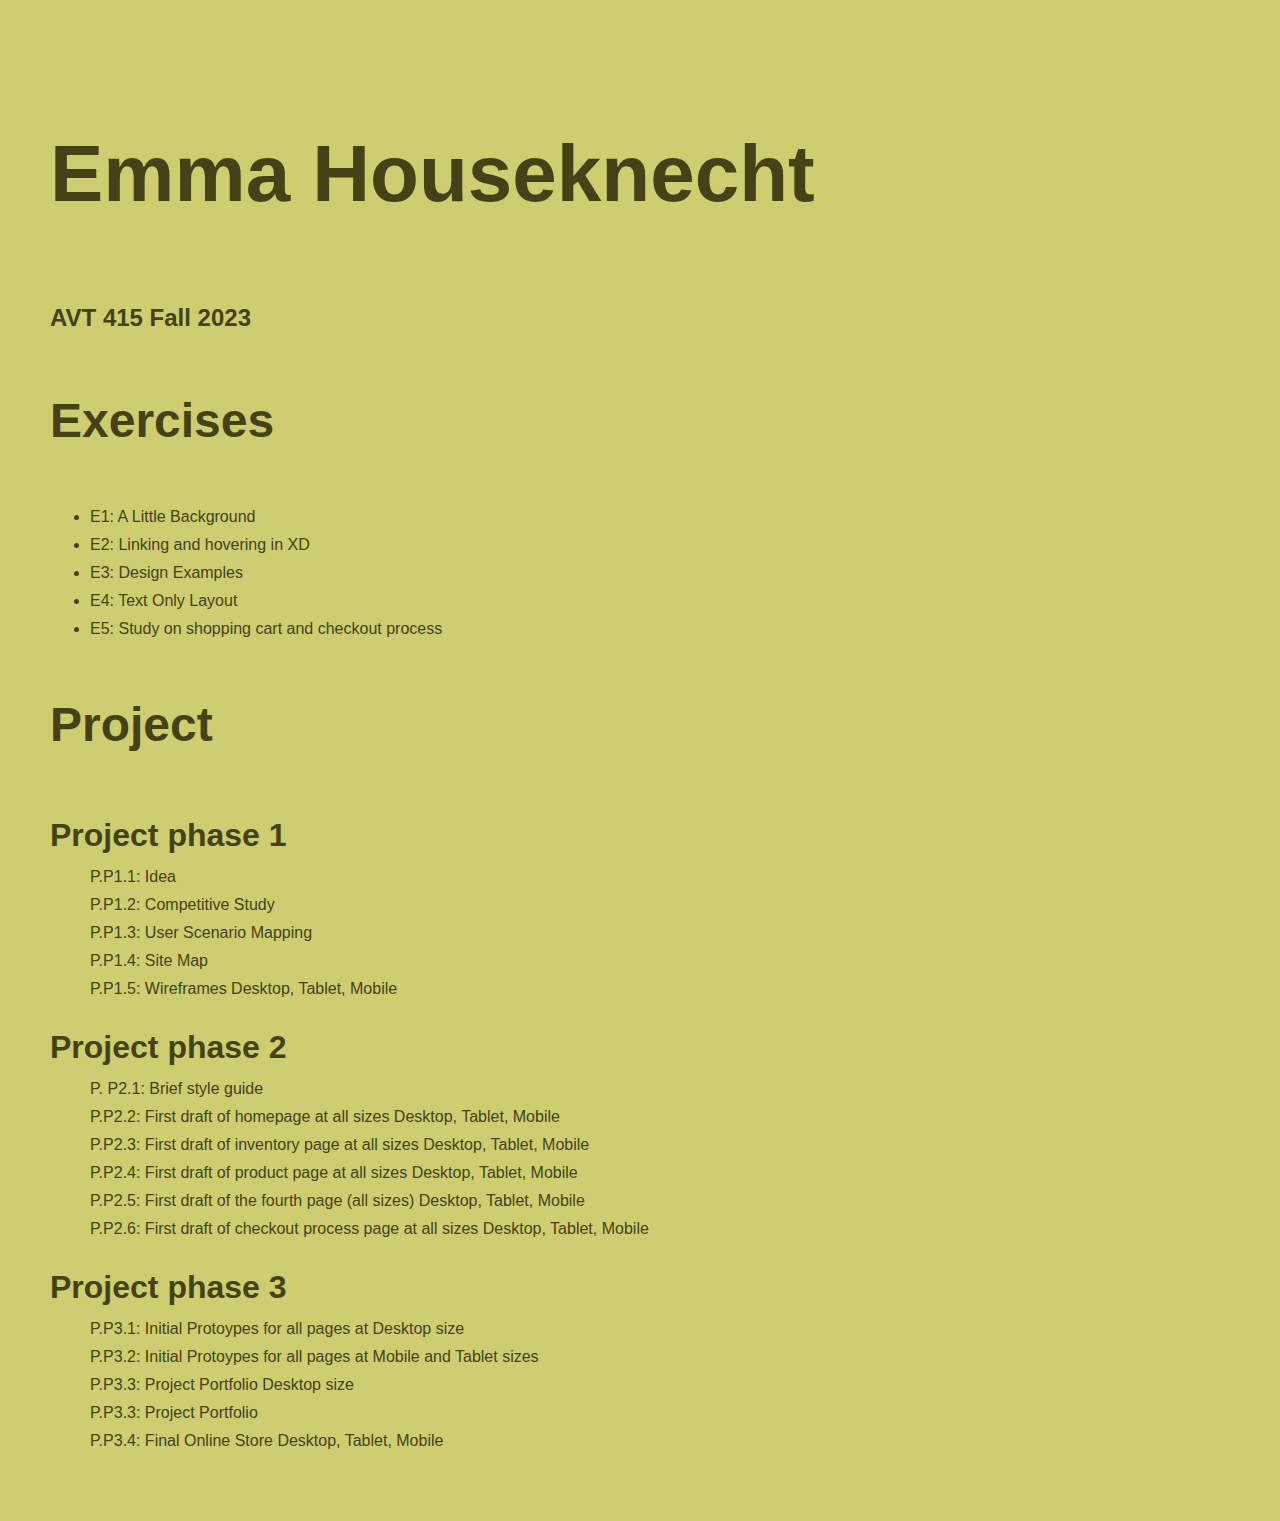
<file: index.html>
<!doctype html>
<html>
<head>
<meta charset="UTF-8">
<title>Course work of Emma Houseknecht</title>
<link rel="stylesheet" href="main.css">
</head>

<body>
<h1>Emma Houseknecht</h1>
	<h4>AVT 415 Fall 2023</h4>
		<div class="column"><h2>Exercises</h2>
			<ul>

			<a href="https://xd.adobe.com/view/4de46b6b-2e1c-4466-abde-259b099200f2-18b7/"><li>E1: A Little Background</li></a>
			<a href="https://xd.adobe.com/view/60559a50-1b65-48e6-9fed-c9ce678f4ff9-3506/"><li>E2: Linking and hovering in XD</li></a>
			<a href="https://xd.adobe.com/view/94ab68d7-c26a-4101-8a49-c28e599372cf-c1f8/"><li>E3: Design Examples</li></a>
			<a href="E4/E4.html"><li>E4: Text Only Layout</li></a>
			<a href="https://xd.adobe.com/view/09f931b4-1d64-4d45-b7f0-0fa0125579d6-5caa/"><li>E5: Study on shopping cart and checkout process</li></a>
			
			</ul>
		</div>

	<div class="column">
		<h2>Project</h2>
			<dl>
				<dt>Project phase 1</dt>
			<dd><a href="P1.1/P1.1Ideas.html">P.P1.1: Idea</a></dd>

			<dd><a href="https://xd.adobe.com/view/78789425-118f-47f4-9018-60026eba7e43-2d2b/">P.P1.2: Competitive Study</a></dd>

			<dd><a href="P1.3/P. P1.3-index.html ">P.P1.3: User Scenario Mapping</a></dd>

			<dd><a href="https://xd.adobe.com/view/7e3b6476-e5f2-4b85-aba6-c1d9c5dbb6f8-2b68/">P.P1.4: Site Map</a></dd>

			<dd>P.P1.5: Wireframes 
				<a href="https://xd.adobe.com/view/9902eddc-70fa-485f-b64e-56a57c9aa195-cc51/">Desktop</a>, 
				<a href="https://xd.adobe.com/view/05c62964-85f4-4fbc-9f1a-0204921e1c44-5095/"> Tablet</a>, 
				<a href="https://xd.adobe.com/view/dfbe8636-a982-4424-b1b4-bcedaabeacab-8aed/"> Mobile</a> </dd>

			</dl>
			<dl>
				<dt>Project phase 2</dt>
			<dd><a href="https://xd.adobe.com/view/79b6647b-98d8-4c1c-9fd1-b8993861cc9f-2ce5/">P. P2.1: Brief style guide</a></dd>

			<dd>P.P2.2: First draft of homepage at all sizes 
				<a href="https://xd.adobe.com/view/aef6286d-eb8d-4a9a-96bf-cb67d9f6179b-fba5/">Desktop</a>, 
				<a href="https://xd.adobe.com/view/a6dfdbe8-4924-4c7c-9724-a891e3e6239a-f38c/"> Tablet</a>, 
				<a href="https://xd.adobe.com/view/f195fbbc-0b49-49d7-a17b-44051d347107-a4c6/"> Mobile</a> </dd>


			<dd>P.P2.3: First draft of inventory page at all sizes 
				<a href="https://xd.adobe.com/view/62e8c471-a51b-4667-a38b-3b1cb703cfb7-37bb/">Desktop</a>, 
				<a href="https://xd.adobe.com/view/62fda037-51a7-428f-a16d-de0a4f385bdf-37ae/"> Tablet</a>, 
				<a href="https://xd.adobe.com/view/c50f4638-3bf7-4c68-9b8e-7f78ac8e8816-905c/"> Mobile</a> </dd>


				<dd>P.P2.4: First draft of product page at all sizes 
				<a href="https://xd.adobe.com/view/330cddc8-2323-4d43-9471-b30fa8a7c27d-665f/">Desktop</a>, 
				<a href="https://xd.adobe.com/view/5e9b946c-54b9-415a-8a45-1c170b565c99-0bc8/"> Tablet</a>, 
				<a href="https://xd.adobe.com/view/d10b171a-3e07-49a5-9133-55da3927b897-8458/"> Mobile</a> </dd>

				<dd>P.P2.5: First draft of the fourth page (all sizes) 
				<a href="https://xd.adobe.com/view/61d2e051-5bec-4c60-85dc-5597eabca05a-3481/">Desktop</a>, 
				<a href="https://xd.adobe.com/view/842a597b-95f1-43af-a8c2-40e18066d5ca-d179/"> Tablet</a>, 
				<a href="https://xd.adobe.com/view/10cac0d2-8f9c-4ba5-8621-4a18113aa24f-4599/"> Mobile</a> </dd>

				<dd>P.P2.6: First draft of checkout process page at all sizes 
				<a href="https://xd.adobe.com/view/99d976a7-d8a9-44a1-833a-b8c48e2fc718-cc8a/">Desktop</a>, 
				<a href="https://xd.adobe.com/view/1885719a-6475-4bd1-87db-cfba252a4873-4dd6/"> Tablet</a>, 
				<a href="https://xd.adobe.com/view/84817aa9-908e-4ce9-a2c3-f79ef798c31e-d1d2/"> Mobile</a> </dd>


			</dl>
			<dl>
				<dt>Project phase 3</dt>
			<dd>P.P3.1: Initial Protoypes for all pages at <a href="https://xd.adobe.com/view/75debb6e-8719-4a01-af1b-e84630aa1071-208d/">Desktop </a>size </dd>

			<dd>P.P3.2: Initial Protoypes for all pages at <a href="https://xd.adobe.com/view/75debb6e-8719-4a01-af1b-e84630aa1071-208d/">Mobile</a> and <a href="https://xd.adobe.com/view/306100f9-8705-433c-bedc-7b1763892ad5-6532/">Tablet</a> sizes</dd>

			<dd>P.P3.3: Project Portfolio <a href="https://xd.adobe.com/view/75debb6e-8719-4a01-af1b-e84630aa1071-208d/">Desktop </a>size </dd>

			<a href="https://xd.adobe.com/view/7d4386fd-cafd-40f7-bc9a-1696a4588c2f-2810/"><dd>P.P3.3: Project Portfolio</dd></a>

			<dd>P.P3.4: Final Online Store <a href="https://xd.adobe.com/view/75debb6e-8719-4a01-af1b-e84630aa1071-208d/">Desktop</a>, <a href="https://xd.adobe.com/view/306100f9-8705-433c-bedc-7b1763892ad5-6532/"> Tablet</a>, <a href="https://xd.adobe.com/view/52f32ff6-2a25-4263-a465-e83776f16cd8-07a0/"> Mobile</a></dd>
			
</body>
</html>
</file>
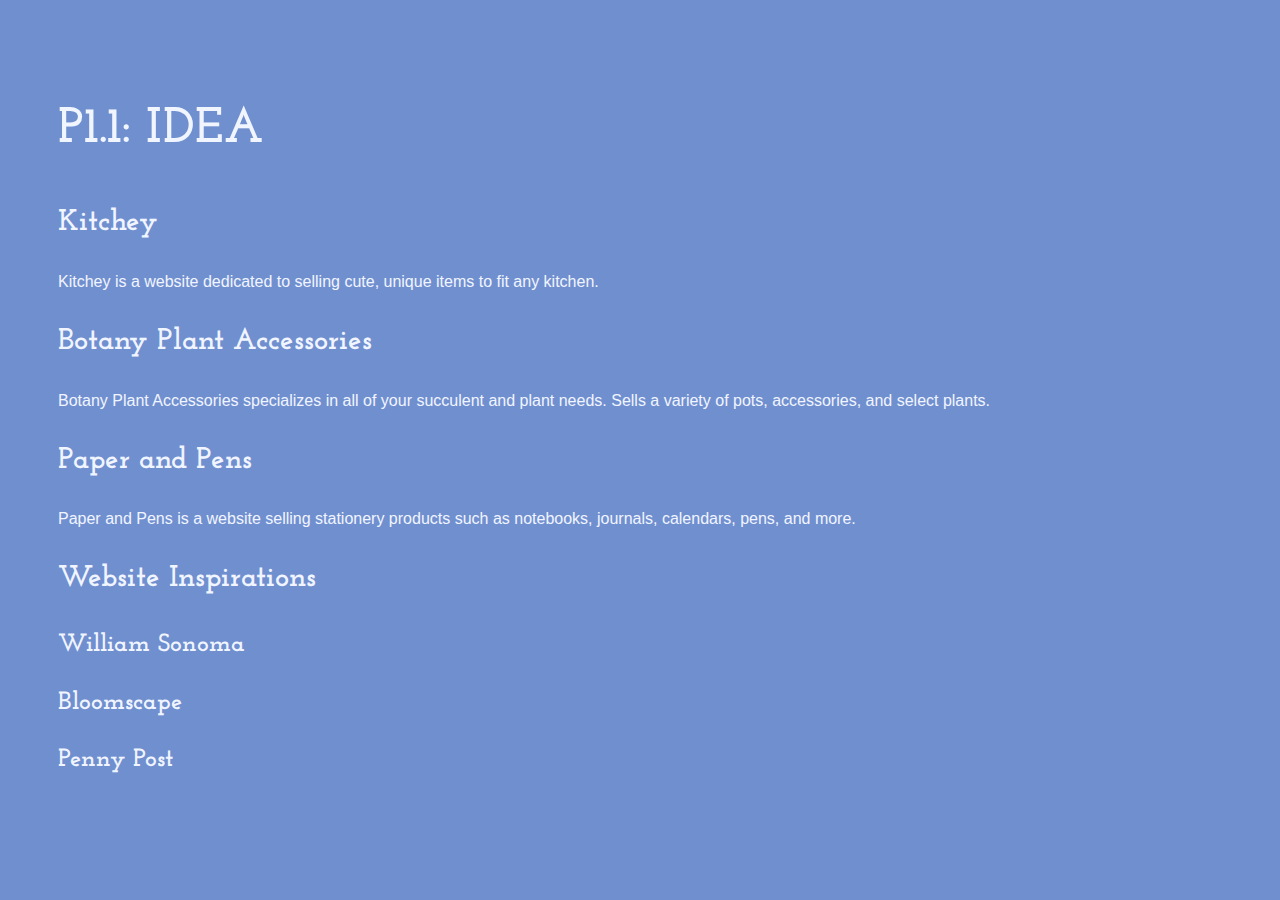
<file: E2/P1.1Ideas.html>
<!doctype html>
<html>
	<head>
		<meta charset="UTF-8">
		<title>Houseknecht_P1.1: IDEAS</title>
		<link rel="stylesheet" href="P1.1Ideas.css">
			<link rel="preconnect" href="https://fonts.googleapis.com">
			<link rel="preconnect" href="https://fonts.gstatic.com" crossorigin>
			<link href="https://fonts.googleapis.com/css2?family=Josefin+Slab:wght@700&display=swap" rel="stylesheet">
	</head>

	<body>
		<h1>P1.1: IDEA</h1>
		<h2>Kitchey</h2>
			<p>Kitchey is a website dedicated to selling cute, unique items to fit any kitchen. </p>

		<h2>Botany Plant Accessories</h2>
			<p>Botany Plant Accessories specializes in all of your succulent and plant needs. Sells a variety of pots, accessories, and select plants. </p>
		
		<h2>Paper and Pens</h2>
			<p>Paper and Pens is a website selling stationery products such as notebooks, journals, calendars, pens, and more.</p>
			

		<h2>Website Inspirations</h2>
			<h3><a href="https://www.williams-sonoma.com/shop/cooks-tools/">William Sonoma</a></h3>
			<h3><a href="https://bloomscape.com/">Bloomscape</a></h3>
			<h3><a href="https://shoppennypost.com">Penny Post</a></h3>

		
	</body>
</html>
</file>
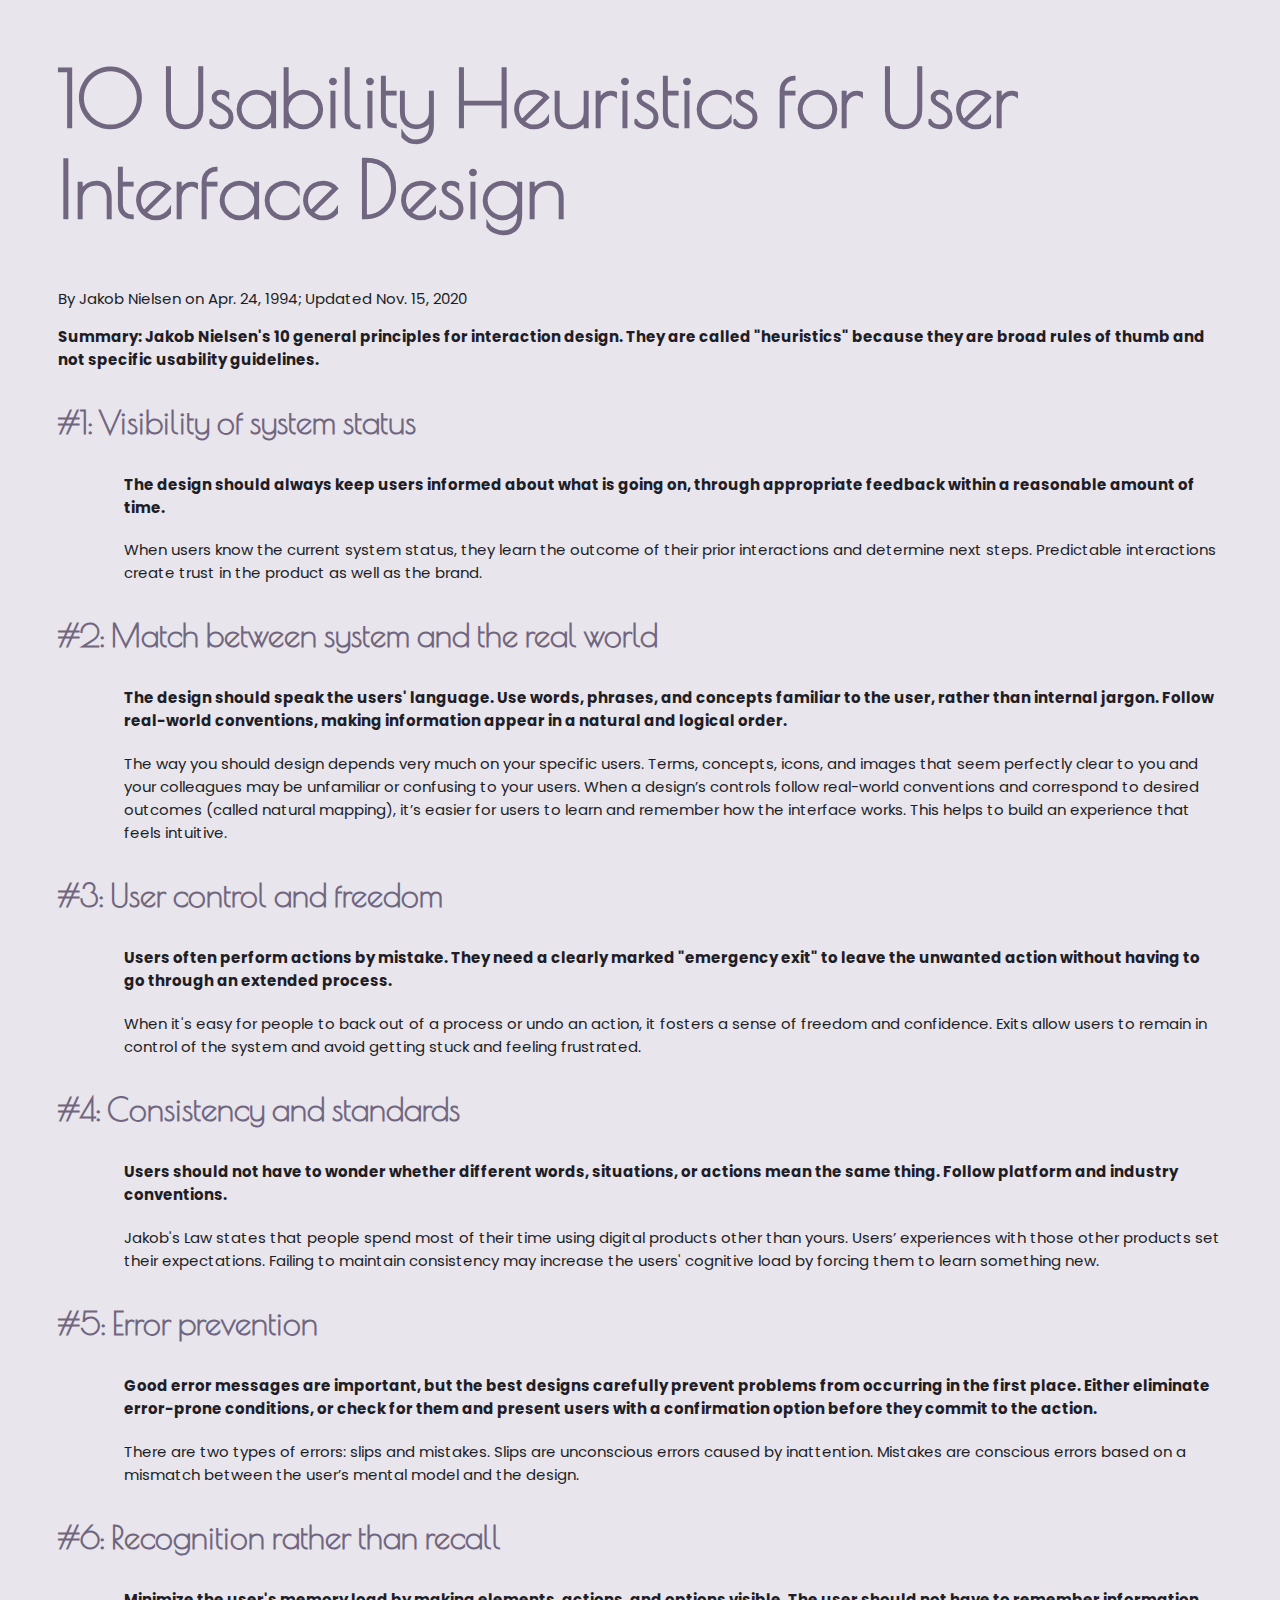
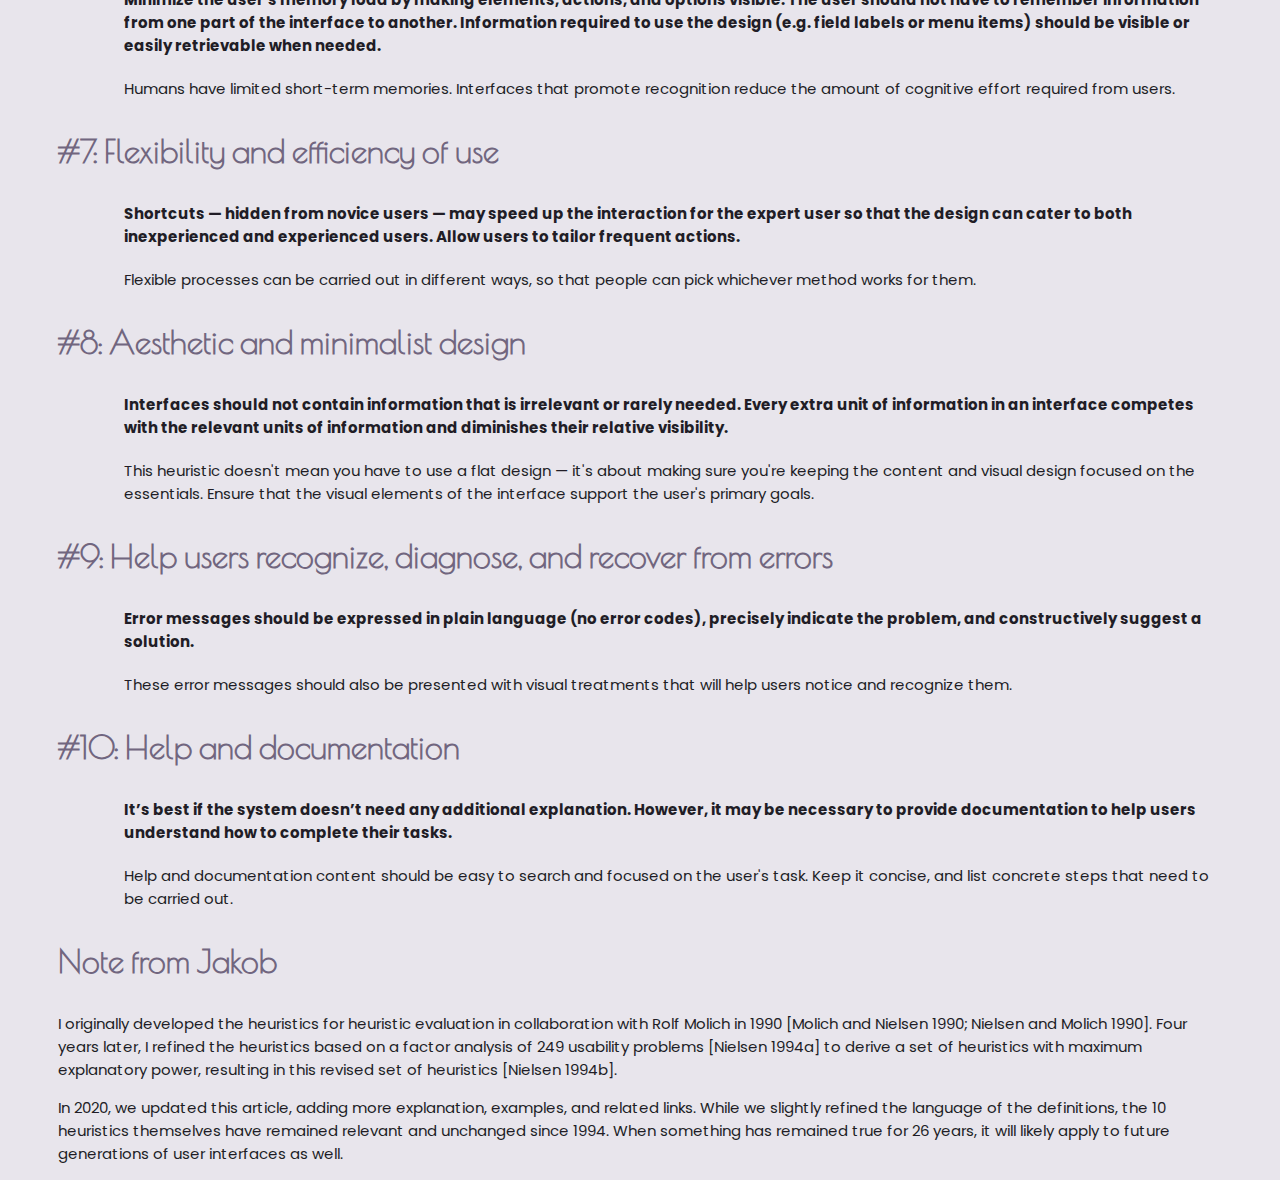
<file: E4/E4.html>
<!DOCTYPE html>
<html>
	<head>
		<meta charset="utf-8">
		<title>10 Usability Heuristics for User Interface Design </title>
		
		<link rel="stylesheet" href="E4style.css">
		<link rel="preconnect" href="https://fonts.googleapis.com">
		<link rel="preconnect" href="https://fonts.gstatic.com" crossorigin>
		<link href="https://fonts.googleapis.com/css2?family=Poiret+One&family=Poppins:wght@300;400;500&display=swap" rel="stylesheet">
	</head>
	<body>
		<h1><a href="https://www.nngroup.com/articles/ten-usability-heuristics/">10 Usability Heuristics for User Interface Design</a></h1>
		<p>By Jakob Nielsen on Apr. 24, 1994; Updated Nov. 15, 2020</p>
		<h2>Summary: Jakob Nielsen's 10 general principles for interaction design. They are called "heuristics" because they are broad rules of thumb and not specific usability guidelines.</h2>
	
		<h3><a href="https://www.nngroup.com/videos/usability-heuristic-system-status/">#1: Visibility of system status</a></h3>
			<div>
				<h4>The design should always keep users informed about what is going on, through appropriate feedback within a reasonable amount of time.</h4>
				<p>When users know the current system status, they learn the outcome of their prior interactions and determine next steps. Predictable interactions create trust in the product as well as the brand.</p>
			</div>

		<h3><a href="https://www.nngroup.com/videos/match-system-real-world/">#2: Match between system and the real world</a></h3>
			<div>
				<h4>The design should speak the users' language. Use words, phrases, and concepts familiar to the user, rather than internal jargon. Follow real-world conventions, making information appear in a natural and logical order.</h4>
				<P> The way you should design depends very much on your specific users. Terms, concepts, icons, and images that seem perfectly clear to you and your colleagues may be unfamiliar or confusing to your users. When a design’s controls follow real-world conventions and correspond to desired outcomes (called natural mapping), it’s easier for users to learn and remember how the interface works. This helps to build an experience that feels intuitive.</P>
			</div>

		<h3><a href="https://www.nngroup.com/videos/usability-heuristic-user-control-freedom/">#3: User control and freedom</a></h3>
			<div>
				<h4>Users often perform actions by mistake. They need a clearly marked "emergency exit" to leave the unwanted action without having to go through an extended process.</h4>
				<p>When it's easy for people to back out of a process or undo an action, it fosters a sense of freedom and confidence. Exits allow users to remain in control of the system and avoid getting stuck and feeling frustrated.</p>
			</div>

		<h3><a href="https://www.nngroup.com/videos/usability-heuristic-consistency-standards/">#4: Consistency and standards</a></h3>
			<div>
				<h4>Users should not have to wonder whether different words, situations, or actions mean the same thing. Follow platform and industry conventions.</h4>
				<p>Jakob's Law states that people spend most of their time using digital products other than yours. Users’ experiences with those other products set their expectations. Failing to maintain consistency may increase the users' cognitive load by forcing them to learn something new.</p>	
			</div>

		<h3><a href="https://www.nngroup.com/videos/usability-heuristic-error-prevention/">#5: Error prevention</a></h3>
			<div>
				<h4>Good error messages are important, but the best designs carefully prevent problems from occurring in the first place. Either eliminate error-prone conditions, or check for them and present users with a confirmation option before they commit to the action.</h4>
				<p>There are two types of errors: slips and mistakes. Slips are unconscious errors caused by inattention. Mistakes are conscious errors based on a mismatch between the user’s mental model and the design.</p>	
			</div>

		<h3><a href="https://www.nngroup.com/videos/recognition-vs-recall/">#6: Recognition rather than recall</a></h3>
			<div>
				<h4>Minimize the user's memory load by making elements, actions, and options visible. The user should not have to remember information from one part of the interface to another. Information required to use the design (e.g. field labels or menu items) should be visible or easily retrievable when needed.</h4>
				<p>Humans have limited short-term memories. Interfaces that promote recognition reduce the amount of cognitive effort required from users.</p>	
			</div>

		<h3><a href="https://www.nngroup.com/videos/flexibility-efficiency-use/">#7: Flexibility and efficiency of use</a></h3>
			<div>
				<h4>Shortcuts — hidden from novice users — may speed up the interaction for the expert user so that the design can cater to both inexperienced and experienced users. Allow users to tailor frequent actions.</h4>
				<p>Flexible processes can be carried out in different ways, so that people can pick whichever method works for them.</p>	
			</div>

		<h3><a href="https://www.nngroup.com/videos/aesthetic-and-minimalist-design/">#8: Aesthetic and minimalist design</a></h3>
			<div>
				<h4>Interfaces should not contain information that is irrelevant or rarely needed. Every extra unit of information in an interface competes with the relevant units of information and diminishes their relative visibility.</h4>
				<p>This heuristic doesn't mean you have to use a flat design — it's about making sure you're keeping the content and visual design focused on the essentials. Ensure that the visual elements of the interface support the user's primary goals.</p>	
			</div>

		<h3><a href="https://www.nngroup.com/videos/usability-heuristic-recognize-errors/">#9: Help users recognize, diagnose, and recover from errors</a></h3>
			<div>
				<h4>Error messages should be expressed in plain language (no error codes), precisely indicate the problem, and constructively suggest a solution.</h4>
				<p>These error messages should also be presented with visual treatments that will help users notice and recognize them.</p>
			</div>

		<h3><a href="https://www.nngroup.com/videos/help-and-documentation/">#10: Help and documentation</a></h3>
			<div>
				<h4>It’s best if the system doesn’t need any additional explanation. However, it may be necessary to provide documentation to help users understand how to complete their tasks.</h4>
				<p>Help and documentation content should be easy to search and focused on the user's task. Keep it concise, and list concrete steps that need to be carried out.</p>
			</div>

		<h3>Note from Jakob</h3>
				<p>I originally developed the heuristics for heuristic evaluation in collaboration with Rolf Molich in 1990 [Molich and Nielsen 1990; Nielsen and Molich 1990]. Four years later, I refined the heuristics based on a factor analysis of 249 usability problems [Nielsen 1994a] to derive a set of heuristics with maximum explanatory power, resulting in this revised set of heuristics [Nielsen 1994b].</p>
				<p>In 2020, we updated this article, adding more explanation, examples, and related links. While we slightly refined the language of the definitions, the 10 heuristics themselves have remained relevant and unchanged since 1994. When something has remained true for 26 years, it will likely apply to future generations of user interfaces as well.</p>
	</body>
</html>
</file>
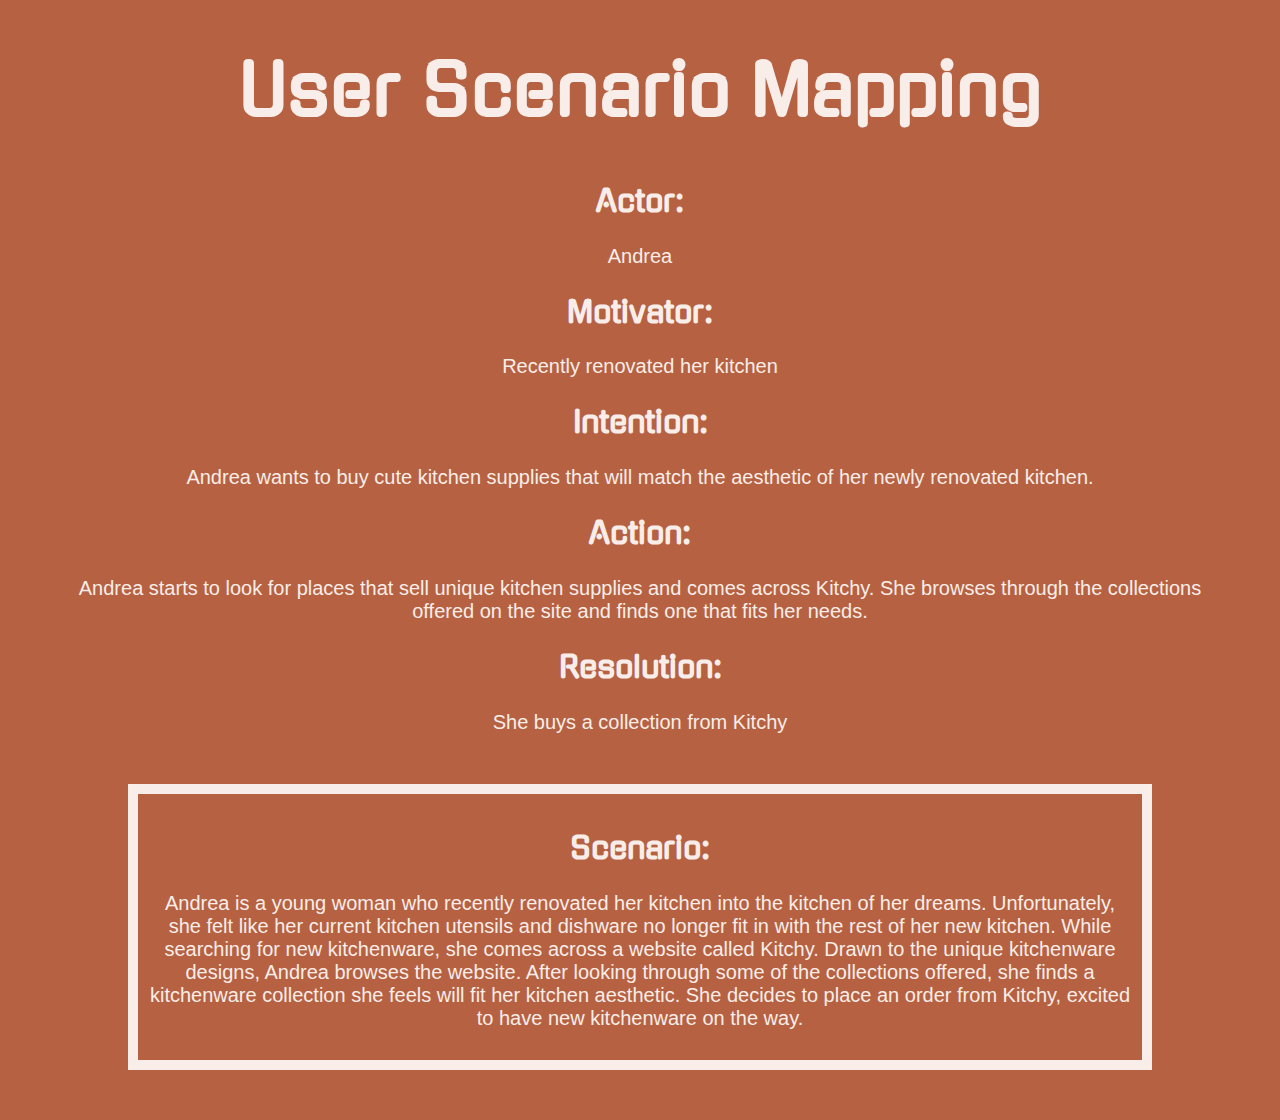
<file: P1.3/P. P1.3-index.html>
<!DOCTYPE html>
<html>
	<head>
		<meta charset="utf-8">
		<title>P. P1.3: User scenario mapping</title>
		<link href="https://fonts.googleapis.com/css2?family=Gugi&display=swap" rel="stylesheet">
		<link rel="stylesheet" href="P. P1.3-style.css">
	</head>
	<body>
		<h1>User Scenario Mapping</h1>

			<h2>Actor:</h2>
				<p>Andrea</p>
			<h2>Motivator:</h2>
				<p>Recently renovated her kitchen</p>
			<h2>Intention:</h2>
				<p>Andrea wants to buy cute kitchen supplies that will match the aesthetic of her newly renovated kitchen.</p>
			<h2>Action:</h2>
				<p>Andrea starts to look for places that sell unique kitchen supplies and comes across Kitchy. She browses through the collections offered on the site and finds one that fits her needs.</p>
			<h2>Resolution:</h2>
				<p>She buys a collection from Kitchy</p>
		<div>
			<h2>Scenario:</h2>
				<p>Andrea is a young woman who recently renovated her kitchen into the kitchen of her dreams. Unfortunately, she felt like her current kitchen utensils and dishware no longer fit in with the rest of her new kitchen. While searching for new kitchenware, she comes across a website called Kitchy. Drawn to the unique kitchenware designs, Andrea browses the website. After looking through some of the collections offered, she finds a kitchenware collection she feels will fit her kitchen aesthetic. She decides to place an order from Kitchy, excited to have new kitchenware on the way.</p></div>

	</body>
</html>
</file>
<file: main.css>
@charset "UTF-8";
/* CSS Document */

html {font-size: 100%;} /*16px*/

body {
  font-family: 'Urbanist', sans-serif;
  background-color: #CECD70;
  color: #434317;
  margin: 0;
  padding: 50px;
  line-height: 1.75;
}
h1 {
  font-size: 5em;

}

h2 {font-size: 3em;

}

h4 {font-size: 1.5em;
margin-top: 0;

}

dt {
	font-size: 2em;
	font-weight: bold;
}

a:link {
  Color: #434317;
  text-decoration:none;
}

a:hover {
  Color: #434317;
  text-decoration:none;
}
</file>
<file: E2/P1.1Ideas.css>
@charset "UTF-8";
/* CSS Document */

html {font-size: 100%;} /*16px*/

body {
font-family: 'Josefin Slab', serif;
  background-color: #708FCF;
  color: #F0F5FF;
  margin: ;
  padding: 50px;
  line-height: 1.50;
}

h1{
font-size: 50px;
}

h2{
font-size: 30px;

}

h3{
font-size: 20px;

}

p{
  font-family: 'Montserrat', sans-serif;
}


a{
  Color: #F0F5FF;
  text-decoration:none;
  font-size: 25px;
  
}

a:hover {
  Color: #2E3C57;
  text-decoration:none;
}
</file>
<file: E4/E4style.css>
Body{
background-color: #E8E5EC;
padding-left: 50px;
padding-right: 50px;
}

h1{
font-family: 'Poiret One', cursive;
color:#71667F;
font-size:78px;
}

h2{
font-family: 'Poppins', sans-serif;
font-size:15px;
color:#211D26;}

h3{
font-family: 'Poiret One', cursive;
color:#71667F;
font-size:32px;
}

h4{
font-family: 'Poppins', sans-serif;
font-size:15px;
font-weight: bold;
color:#211D26;
}

p{
font-family: 'Poppins', sans-serif;
font-size:15px;
color:#211D26;
}

Div{
padding-left: 66px}

a{
font-family: 'Poiret One', cursive;
color:#71667F;
text-decoration:None;
}

a:hover {
font-family: 'Poiret One', cursive;
color:#211D26;
text-decoration:None;
}
</file>
<file: P1.3/P. P1.3-style.css>
h1{
font-family: 'Gugi', cursive;
color:#F8EDE8;
font-size: 70px;
text-align: center;
}

h2{
font-family: 'Gugi', cursive;
color:#F8EDE8;
font-size: 30px;
text-align: center;
}

p{
font-family: 'Poppins', sans-serif;
color:#F8EDE8;
font-size: 20px;
text-align: center;
}

Body{
text-align: center;
background-color:#B66142;
padding-left: 70px;
padding-right: 70px;
}

div {
  border: 10px solid floralwhite;
  border-color:#F8EDE8 ;
  padding: 10px;
  margin: 50px;
}
</file>
